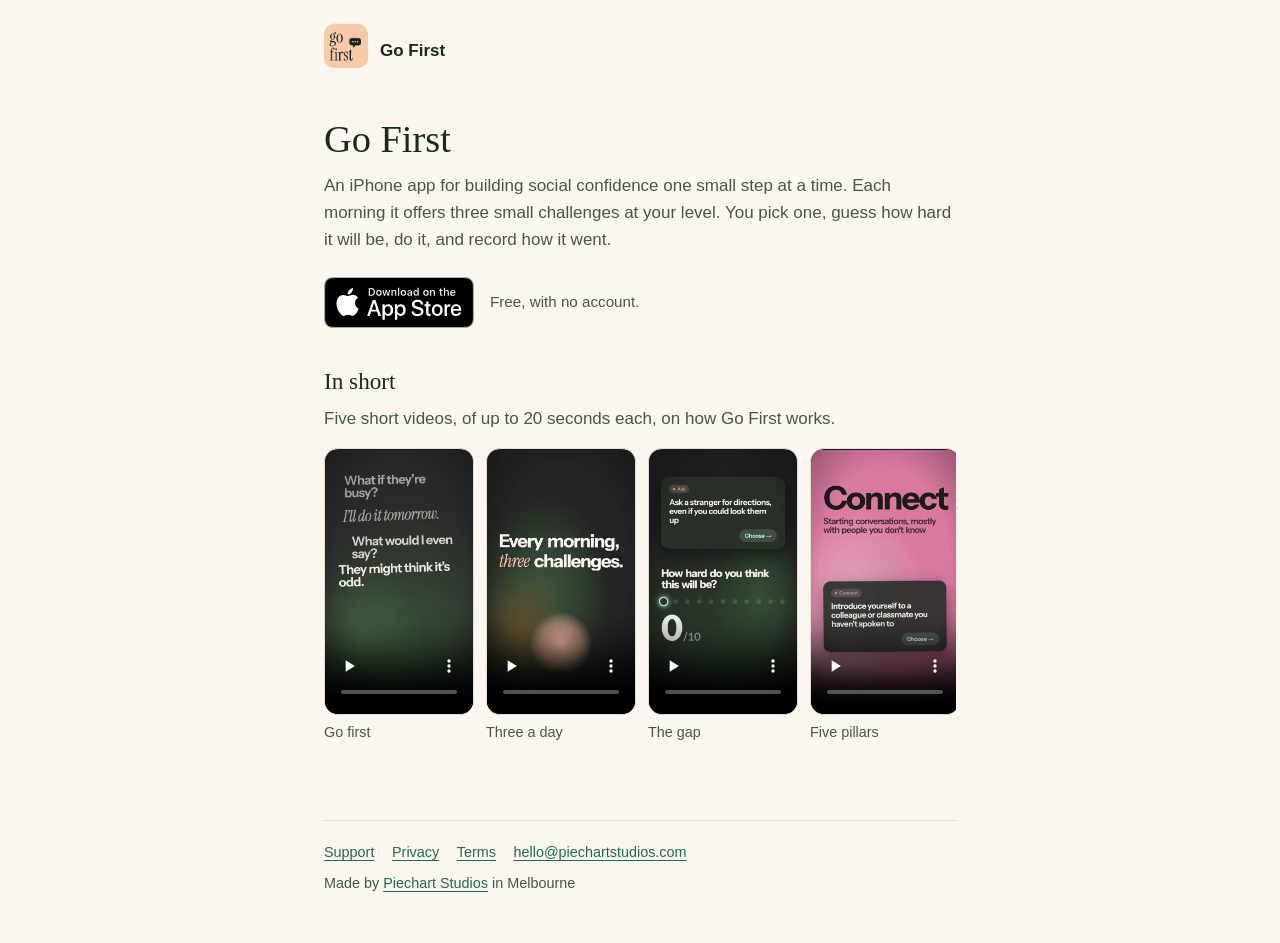
<file: index.html>
<!doctype html>
<html lang="en-AU">
<head>
<meta charset="utf-8">
<meta name="viewport" content="width=device-width, initial-scale=1">
<title>Go First</title>
<meta name="description" content="Go First is a free iPhone app with three small social challenges each morning, to help build social confidence one step at a time.">
<link rel="icon" href="icon.png">
<link rel="stylesheet" href="style.css?v=3">
</head>
<body>
<header class="site"><a href="./"><img src="icon.png" alt=""></a><a href="./">Go First</a></header>
<main>
<h1>Go First</h1>
<p>An iPhone app for building social confidence one small step at a time. Each morning it offers three small challenges at your level. You pick one, guess how hard it will be, do it, and record how it went.</p>
<p class="store">
<!-- Campaign link (ct=website), so downloads from this page show separately in App Store Connect. -->
<a href="https://apps.apple.com/app/apple-store/id6819160269?pt=129380591&amp;ct=website&amp;mt=8"><img src="app-store-badge.svg" alt="Download on the App Store" width="150" height="50"></a>
<span>Free, with no account.</span>
</p>
<h2>In short</h2>
<p>Five short videos, of up to 20 seconds each, on how Go First works.</p>
<div class="shorts">
<figure>
<video controls playsinline preload="none" poster="shorts/gofirst.jpg" width="540" height="960"><source src="shorts/gofirst.mp4" type="video/mp4"></video>
<figcaption>Go first</figcaption>
</figure>
<figure>
<video controls playsinline preload="none" poster="shorts/threeaday.jpg" width="540" height="960"><source src="shorts/threeaday.mp4" type="video/mp4"></video>
<figcaption>Three a day</figcaption>
</figure>
<figure>
<video controls playsinline preload="none" poster="shorts/thegap.jpg" width="540" height="960"><source src="shorts/thegap.mp4" type="video/mp4"></video>
<figcaption>The gap</figcaption>
</figure>
<figure>
<video controls playsinline preload="none" poster="shorts/fivepillars.jpg" width="540" height="960"><source src="shorts/fivepillars.mp4" type="video/mp4"></video>
<figcaption>Five pillars</figcaption>
</figure>
<figure>
<video controls playsinline preload="none" poster="shorts/thestack.jpg" width="540" height="960"><source src="shorts/thestack.mp4" type="video/mp4"></video>
<figcaption>The stack</figcaption>
</figure>
</div>
</main>
<footer><div class="inner">
<nav aria-label="Help and policies"><a href="support/">Support</a><a href="privacy/">Privacy</a><a href="terms/">Terms</a><a href="mailto:hello@piechartstudios.com">hello@piechartstudios.com</a></nav>
<p>Made by <a href="https://piechartstudios.com/">Piechart Studios</a> in Melbourne</p>
</div></footer>
</body>
</html>
</file>
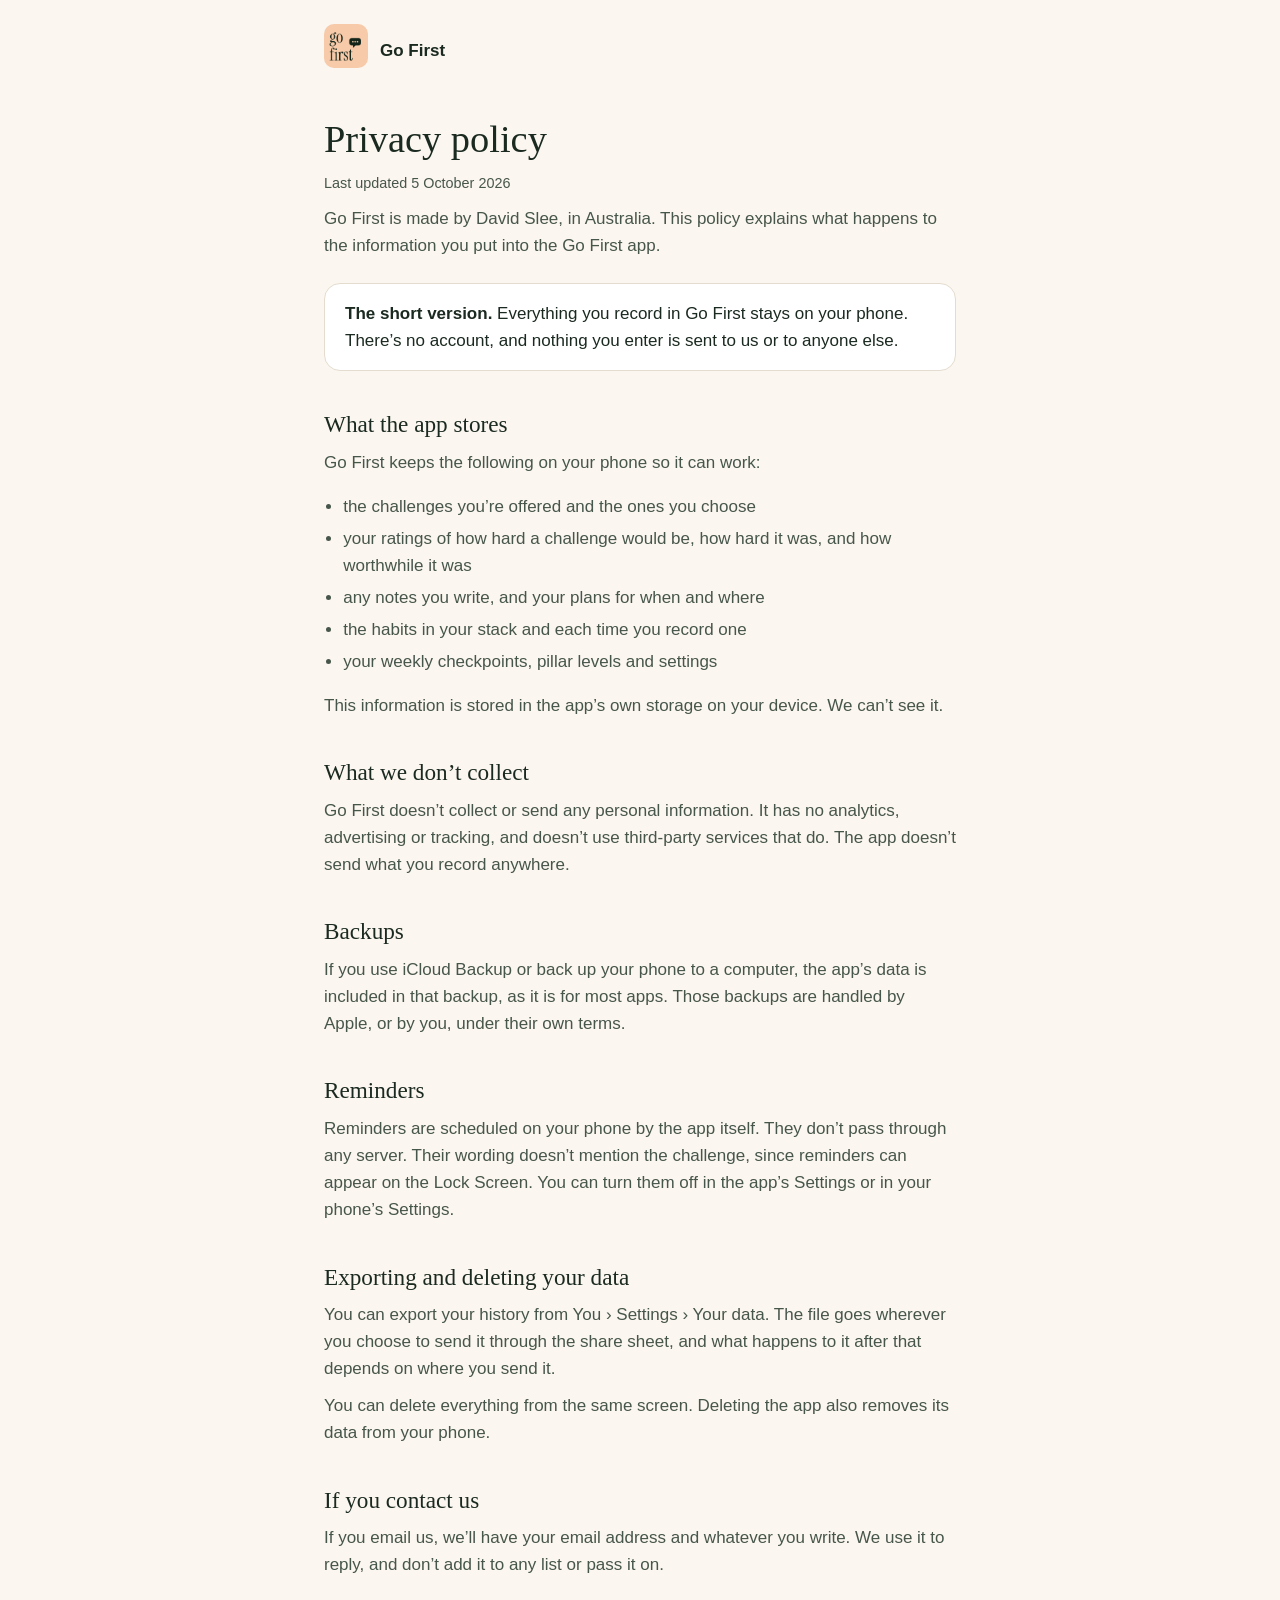
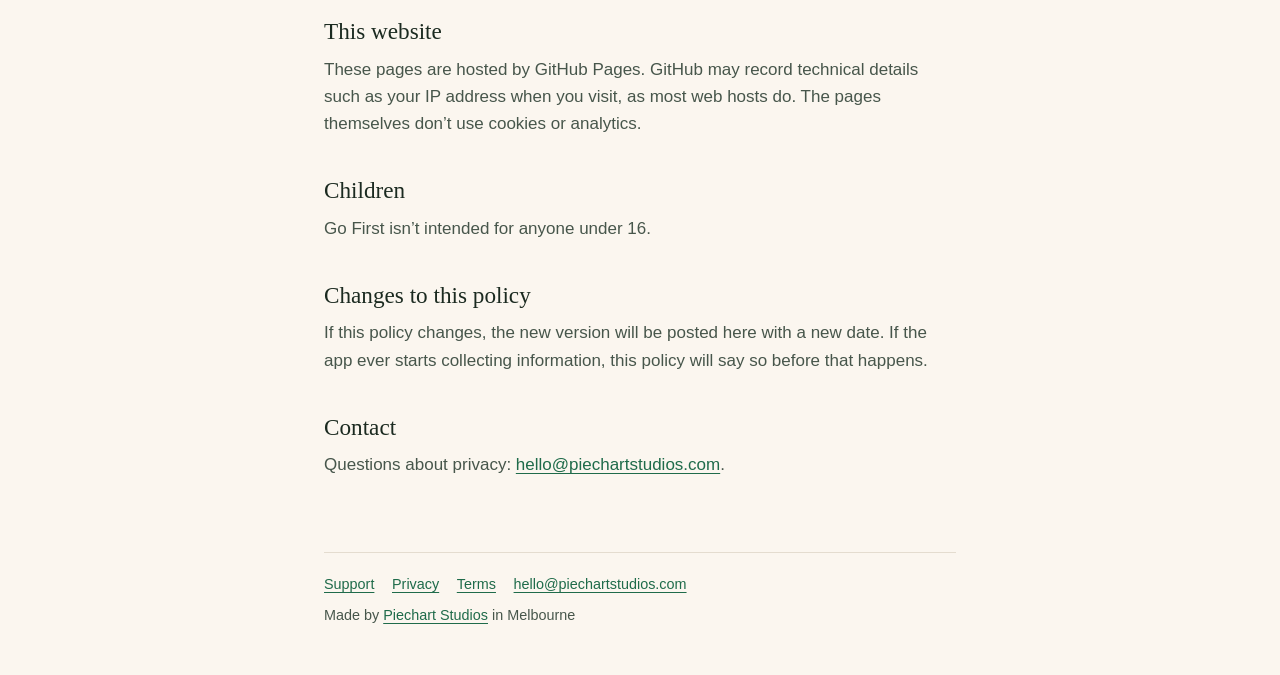
<file: privacy/index.html>
<!doctype html>
<html lang="en-AU">
<head>
<meta charset="utf-8">
<meta name="viewport" content="width=device-width, initial-scale=1">
<title>Privacy policy · Go First</title>
<meta name="description" content="What happens to the information you put into the Go First app.">
<link rel="icon" href="../icon.png">
<link rel="stylesheet" href="../style.css?v=3">
</head>
<body>
<header class="site"><a href="../"><img src="../icon.png" alt=""></a><a href="../">Go First</a></header>
<main>
<h1>Privacy policy</h1>
<p class="updated">Last updated 5 October 2026</p>
<p>Go First is made by David Slee, in Australia. This policy explains what happens to the information you put into the Go First app.</p>
<div class="summary"><p><strong>The short version.</strong> Everything you record in Go First stays on your phone. There’s no account, and nothing you enter is sent to us or to anyone else.</p></div>

<h2>What the app stores</h2>
<p>Go First keeps the following on your phone so it can work:</p>
<ul>
<li>the challenges you’re offered and the ones you choose</li>
<li>your ratings of how hard a challenge would be, how hard it was, and how worthwhile it was</li>
<li>any notes you write, and your plans for when and where</li>
<li>the habits in your stack and each time you record one</li>
<li>your weekly checkpoints, pillar levels and settings</li>
</ul>
<p>This information is stored in the app’s own storage on your device. We can’t see it.</p>

<h2>What we don’t collect</h2>
<p>Go First doesn’t collect or send any personal information. It has no analytics, advertising or tracking, and doesn’t use third-party services that do. The app doesn’t send what you record anywhere.</p>

<h2>Backups</h2>
<p>If you use iCloud Backup or back up your phone to a computer, the app’s data is included in that backup, as it is for most apps. Those backups are handled by Apple, or by you, under their own terms.</p>

<h2>Reminders</h2>
<p>Reminders are scheduled on your phone by the app itself. They don’t pass through any server. Their wording doesn’t mention the challenge, since reminders can appear on the Lock Screen. You can turn them off in the app’s Settings or in your phone’s Settings.</p>

<h2>Exporting and deleting your data</h2>
<p>You can export your history from You › Settings › Your data. The file goes wherever you choose to send it through the share sheet, and what happens to it after that depends on where you send it.</p>
<p>You can delete everything from the same screen. Deleting the app also removes its data from your phone.</p>

<h2>If you contact us</h2>
<p>If you email us, we’ll have your email address and whatever you write. We use it to reply, and don’t add it to any list or pass it on.</p>

<h2>This website</h2>
<p>These pages are hosted by GitHub Pages. GitHub may record technical details such as your IP address when you visit, as most web hosts do. The pages themselves don’t use cookies or analytics.</p>

<h2>Children</h2>
<p>Go First isn’t intended for anyone under 16.</p>

<h2>Changes to this policy</h2>
<p>If this policy changes, the new version will be posted here with a new date. If the app ever starts collecting information, this policy will say so before that happens.</p>

<h2>Contact</h2>
<p>Questions about privacy: <a href="mailto:hello@piechartstudios.com">hello@piechartstudios.com</a>.</p>
</main>
<footer><div class="inner">
<nav aria-label="Help and policies"><a href="../support/">Support</a><a href="../privacy/">Privacy</a><a href="../terms/">Terms</a><a href="mailto:hello@piechartstudios.com">hello@piechartstudios.com</a></nav>
<p>Made by <a href="https://piechartstudios.com/">Piechart Studios</a> in Melbourne</p>
</div></footer>
</body>
</html>
</file>
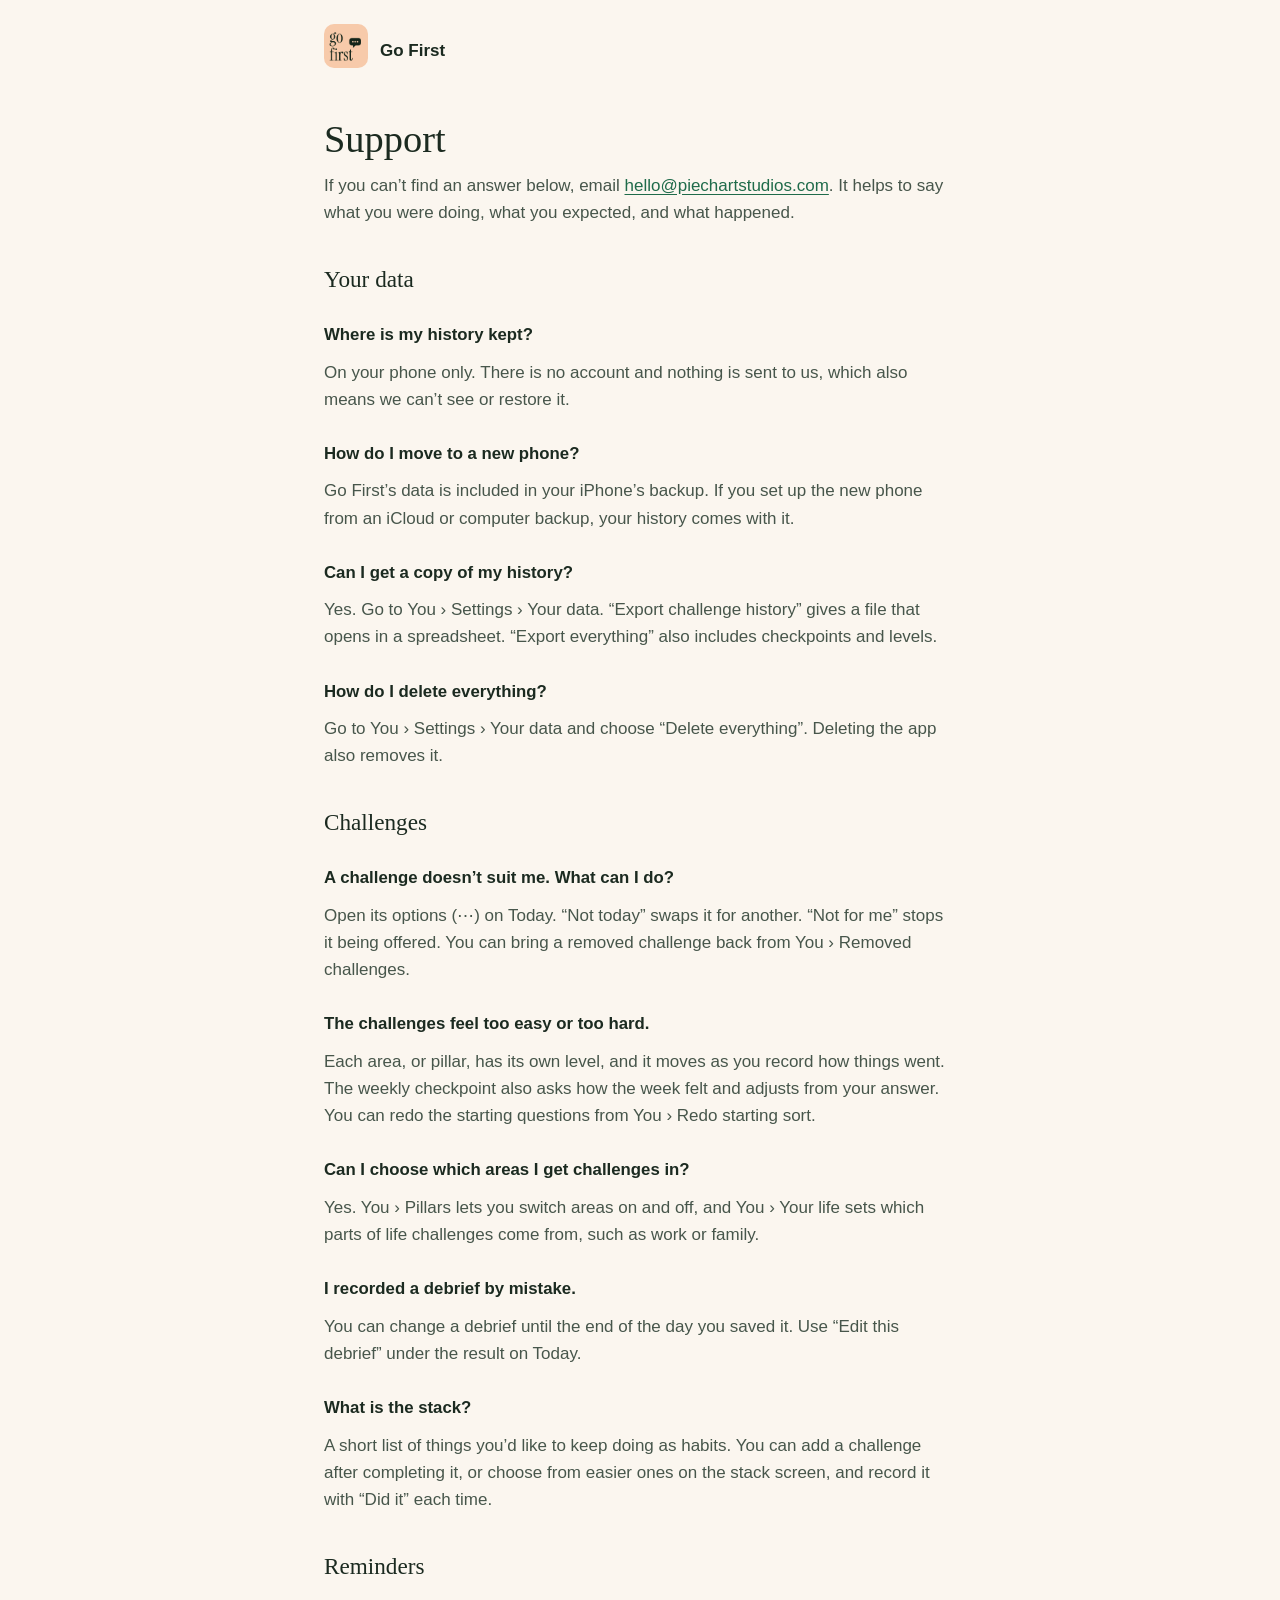
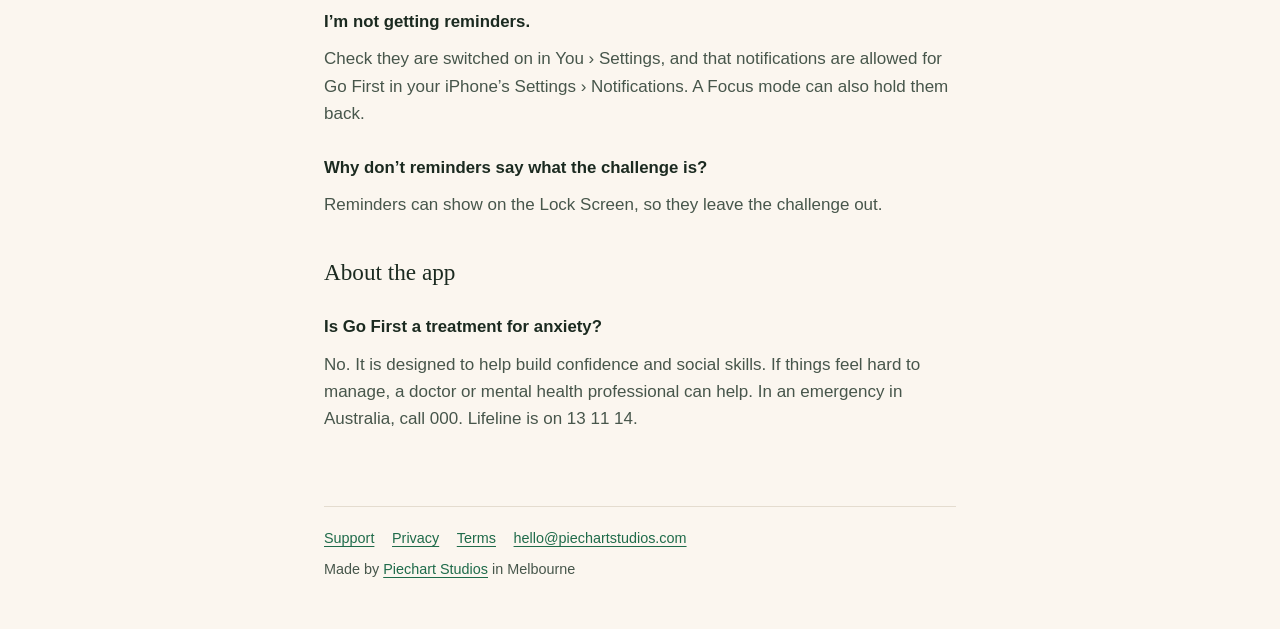
<file: support/index.html>
<!doctype html>
<html lang="en-AU">
<head>
<meta charset="utf-8">
<meta name="viewport" content="width=device-width, initial-scale=1">
<title>Support · Go First</title>
<meta name="description" content="Common questions about the Go First app, and how to get in touch.">
<link rel="icon" href="../icon.png">
<link rel="stylesheet" href="../style.css?v=3">
</head>
<body>
<header class="site"><a href="../"><img src="../icon.png" alt=""></a><a href="../">Go First</a></header>
<main>
<h1>Support</h1>
<p>If you can’t find an answer below, email <a href="mailto:hello@piechartstudios.com">hello@piechartstudios.com</a>. It helps to say what you were doing, what you expected, and what happened.</p>

<h2>Your data</h2>
<h3>Where is my history kept?</h3>
<p>On your phone only. There is no account and nothing is sent to us, which also means we can’t see or restore it.</p>
<h3>How do I move to a new phone?</h3>
<p>Go First’s data is included in your iPhone’s backup. If you set up the new phone from an iCloud or computer backup, your history comes with it.</p>
<h3>Can I get a copy of my history?</h3>
<p>Yes. Go to You › Settings › Your data. “Export challenge history” gives a file that opens in a spreadsheet. “Export everything” also includes checkpoints and levels.</p>
<h3>How do I delete everything?</h3>
<p>Go to You › Settings › Your data and choose “Delete everything”. Deleting the app also removes it.</p>

<h2>Challenges</h2>
<h3>A challenge doesn’t suit me. What can I do?</h3>
<p>Open its options (⋯) on Today. “Not today” swaps it for another. “Not for me” stops it being offered. You can bring a removed challenge back from You › Removed challenges.</p>
<h3>The challenges feel too easy or too hard.</h3>
<p>Each area, or pillar, has its own level, and it moves as you record how things went. The weekly checkpoint also asks how the week felt and adjusts from your answer. You can redo the starting questions from You › Redo starting sort.</p>
<h3>Can I choose which areas I get challenges in?</h3>
<p>Yes. You › Pillars lets you switch areas on and off, and You › Your life sets which parts of life challenges come from, such as work or family.</p>
<h3>I recorded a debrief by mistake.</h3>
<p>You can change a debrief until the end of the day you saved it. Use “Edit this debrief” under the result on Today.</p>
<h3>What is the stack?</h3>
<p>A short list of things you’d like to keep doing as habits. You can add a challenge after completing it, or choose from easier ones on the stack screen, and record it with “Did it” each time.</p>

<h2>Reminders</h2>
<h3>I’m not getting reminders.</h3>
<p>Check they are switched on in You › Settings, and that notifications are allowed for Go First in your iPhone’s Settings › Notifications. A Focus mode can also hold them back.</p>
<h3>Why don’t reminders say what the challenge is?</h3>
<p>Reminders can show on the Lock Screen, so they leave the challenge out.</p>

<h2>About the app</h2>
<h3>Is Go First a treatment for anxiety?</h3>
<p>No. It is designed to help build confidence and social skills. If things feel hard to manage, a doctor or mental health professional can help. In an emergency in Australia, call 000. Lifeline is on 13 11 14.</p>
</main>
<footer><div class="inner">
<nav aria-label="Help and policies"><a href="../support/">Support</a><a href="../privacy/">Privacy</a><a href="../terms/">Terms</a><a href="mailto:hello@piechartstudios.com">hello@piechartstudios.com</a></nav>
<p>Made by <a href="https://piechartstudios.com/">Piechart Studios</a> in Melbourne</p>
</div></footer>
</body>
</html>
</file>
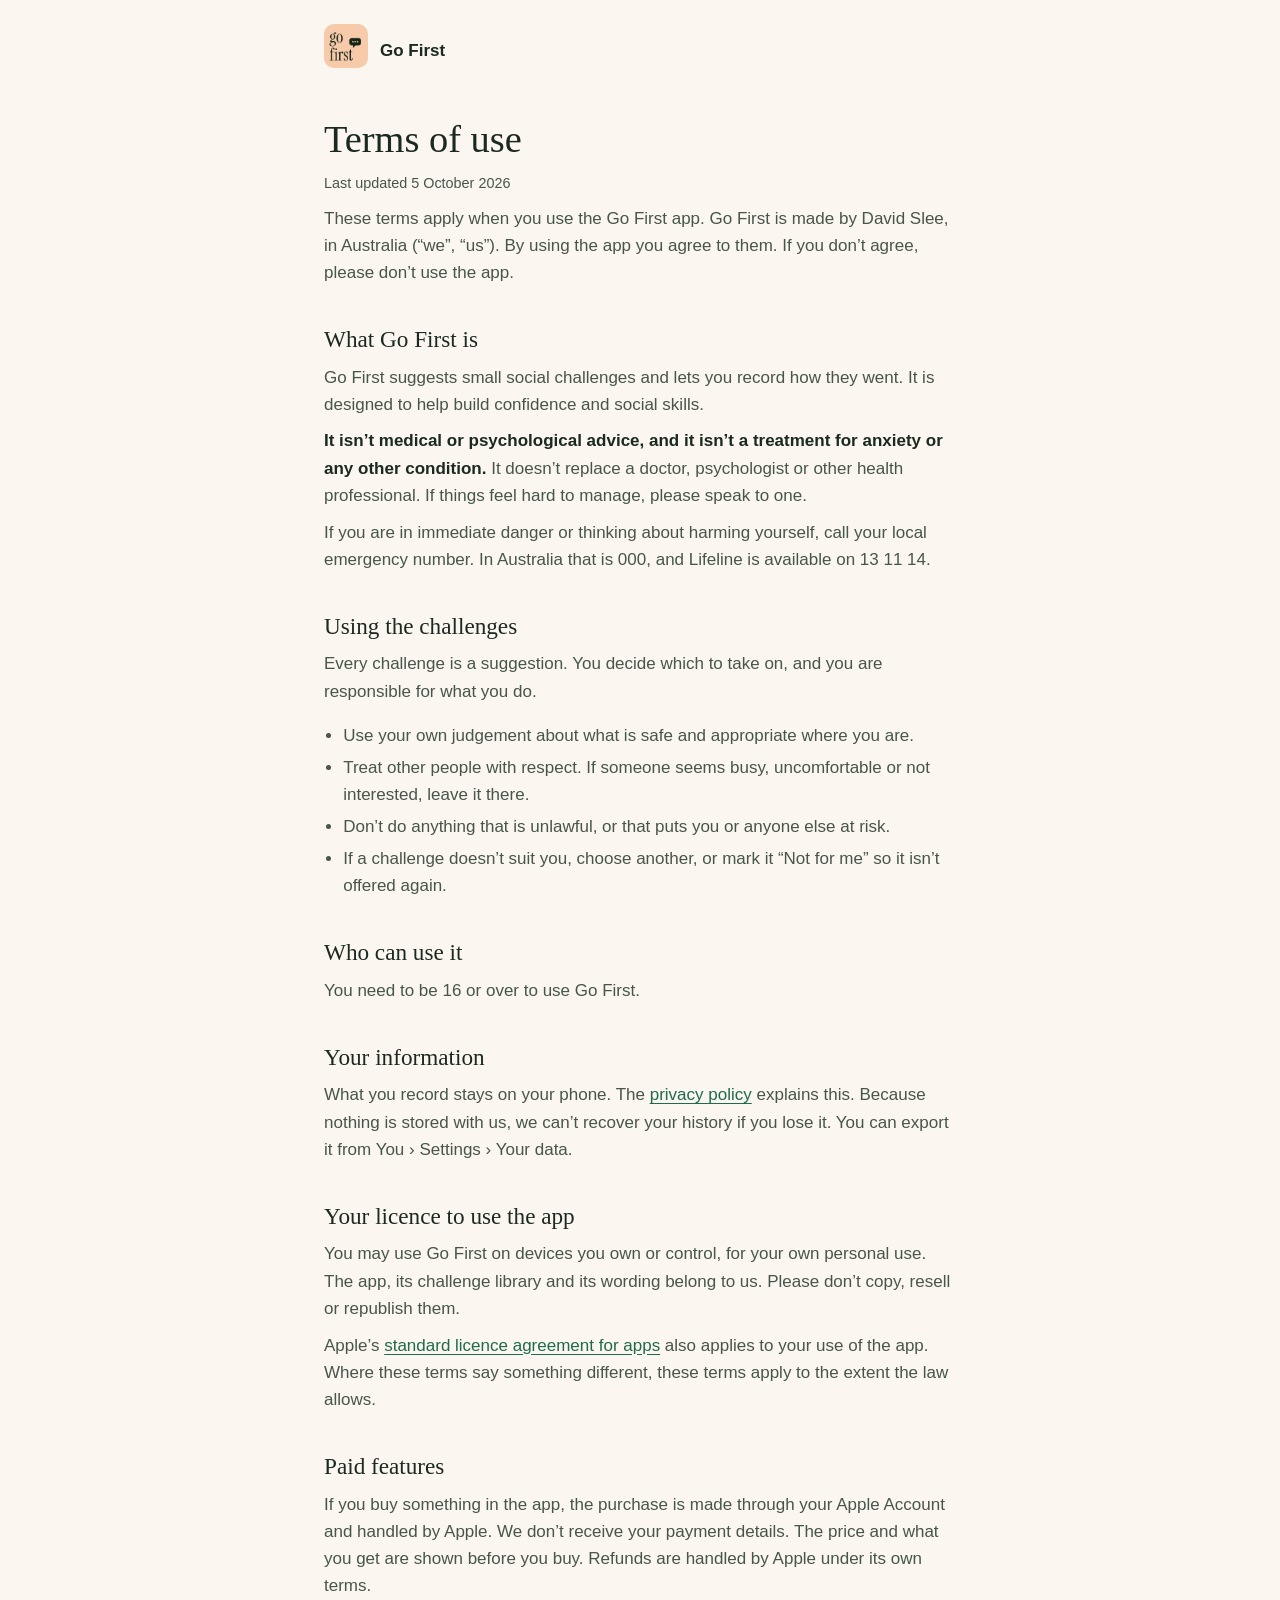
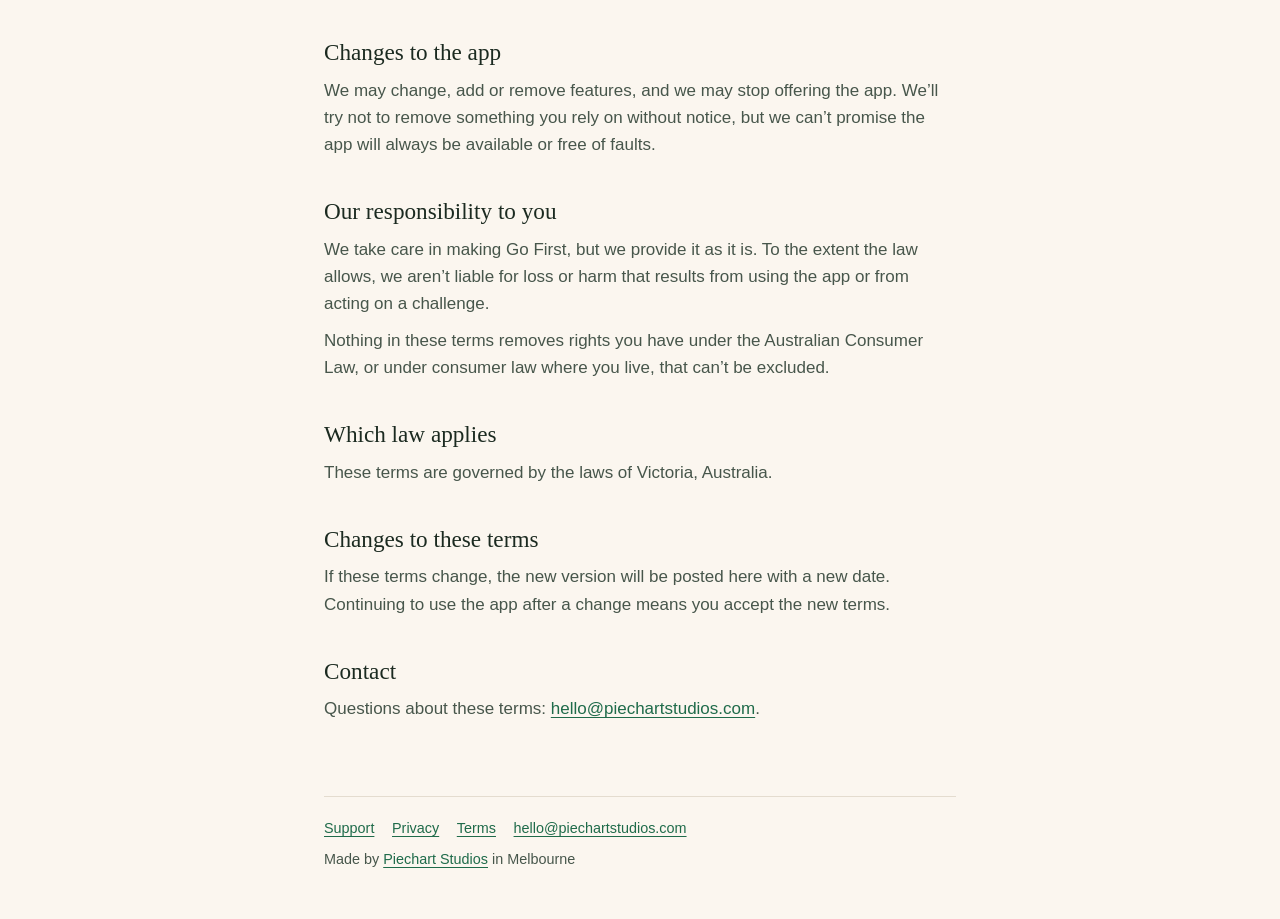
<file: terms/index.html>
<!doctype html>
<html lang="en-AU">
<head>
<meta charset="utf-8">
<meta name="viewport" content="width=device-width, initial-scale=1">
<title>Terms of use · Go First</title>
<meta name="description" content="The terms that apply when you use the Go First app.">
<link rel="icon" href="../icon.png">
<link rel="stylesheet" href="../style.css?v=3">
</head>
<body>
<header class="site"><a href="../"><img src="../icon.png" alt=""></a><a href="../">Go First</a></header>
<main>
<h1>Terms of use</h1>
<p class="updated">Last updated 5 October 2026</p>
<p>These terms apply when you use the Go First app. Go First is made by David Slee, in Australia (“we”, “us”). By using the app you agree to them. If you don’t agree, please don’t use the app.</p>

<h2>What Go First is</h2>
<p>Go First suggests small social challenges and lets you record how they went. It is designed to help build confidence and social skills.</p>
<p><strong>It isn’t medical or psychological advice, and it isn’t a treatment for anxiety or any other condition.</strong> It doesn’t replace a doctor, psychologist or other health professional. If things feel hard to manage, please speak to one.</p>
<p>If you are in immediate danger or thinking about harming yourself, call your local emergency number. In Australia that is 000, and Lifeline is available on 13 11 14.</p>

<h2>Using the challenges</h2>
<p>Every challenge is a suggestion. You decide which to take on, and you are responsible for what you do.</p>
<ul>
<li>Use your own judgement about what is safe and appropriate where you are.</li>
<li>Treat other people with respect. If someone seems busy, uncomfortable or not interested, leave it there.</li>
<li>Don’t do anything that is unlawful, or that puts you or anyone else at risk.</li>
<li>If a challenge doesn’t suit you, choose another, or mark it “Not for me” so it isn’t offered again.</li>
</ul>

<h2>Who can use it</h2>
<p>You need to be 16 or over to use Go First.</p>

<h2>Your information</h2>
<p>What you record stays on your phone. The <a href="../privacy/">privacy policy</a> explains this. Because nothing is stored with us, we can’t recover your history if you lose it. You can export it from You › Settings › Your data.</p>

<h2>Your licence to use the app</h2>
<p>You may use Go First on devices you own or control, for your own personal use. The app, its challenge library and its wording belong to us. Please don’t copy, resell or republish them.</p>
<p>Apple’s <a href="https://www.apple.com/legal/internet-services/itunes/dev/stdeula/">standard licence agreement for apps</a> also applies to your use of the app. Where these terms say something different, these terms apply to the extent the law allows.</p>

<h2>Paid features</h2>
<p>If you buy something in the app, the purchase is made through your Apple Account and handled by Apple. We don’t receive your payment details. The price and what you get are shown before you buy. Refunds are handled by Apple under its own terms.</p>

<h2>Changes to the app</h2>
<p>We may change, add or remove features, and we may stop offering the app. We’ll try not to remove something you rely on without notice, but we can’t promise the app will always be available or free of faults.</p>

<h2>Our responsibility to you</h2>
<p>We take care in making Go First, but we provide it as it is. To the extent the law allows, we aren’t liable for loss or harm that results from using the app or from acting on a challenge.</p>
<p>Nothing in these terms removes rights you have under the Australian Consumer Law, or under consumer law where you live, that can’t be excluded.</p>

<h2>Which law applies</h2>
<p>These terms are governed by the laws of Victoria, Australia.</p>

<h2>Changes to these terms</h2>
<p>If these terms change, the new version will be posted here with a new date. Continuing to use the app after a change means you accept the new terms.</p>

<h2>Contact</h2>
<p>Questions about these terms: <a href="mailto:hello@piechartstudios.com">hello@piechartstudios.com</a>.</p>
</main>
<footer><div class="inner">
<nav aria-label="Help and policies"><a href="../support/">Support</a><a href="../privacy/">Privacy</a><a href="../terms/">Terms</a><a href="mailto:hello@piechartstudios.com">hello@piechartstudios.com</a></nav>
<p>Made by <a href="https://piechartstudios.com/">Piechart Studios</a> in Melbourne</p>
</div></footer>
</body>
</html>
</file>
<file: style.css>
:root {
  --ground: #fbf6ef;
  --ink: #1b2a20;
  --ink-2: #47564b;
  --rule: #e4dccf;
  --accent: #1f6b4a;
  --card: #ffffff;
}
@media (prefers-color-scheme: dark) {
  :root {
    --ground: #1e1e1e;
    --ink: #f2efe9;
    --ink-2: #b9c2ba;
    --rule: #343a35;
    --accent: #b3f6ce;
    --card: #262b26;
  }
}
* { box-sizing: border-box; }
html { -webkit-text-size-adjust: 100%; }
body {
  margin: 0;
  background: var(--ground);
  color: var(--ink);
  font: 17px/1.6 -apple-system, BlinkMacSystemFont, "Segoe UI", Roboto, "Helvetica Neue", Arial, sans-serif;
}
main { max-width: 42rem; margin: 0 auto; padding: 2.5rem 1.25rem 4rem; }
header.site { max-width: 42rem; margin: 0 auto; padding: 1.5rem 1.25rem 0; display: flex; align-items: center; gap: 0.75rem; }
header.site img { width: 44px; height: 44px; border-radius: 10px; }
header.site a { color: var(--ink); text-decoration: none; font-weight: 600; }
h1, h2 { font-family: "Iowan Old Style", "Palatino Linotype", Palatino, Georgia, serif; font-weight: 500; line-height: 1.2; text-wrap: balance; }
h1 { font-size: 2.4rem; margin: 0 0 0.5rem; }
h2 { font-size: 1.45rem; margin: 2.5rem 0 0.5rem; }
h3 { font-size: 1.05rem; margin: 1.75rem 0 0.25rem; }
p, li { color: var(--ink-2); }
p { margin: 0.6rem 0; }
ul { padding-left: 1.2rem; }
li { margin: 0.3rem 0; }
a { color: var(--accent); text-underline-offset: 0.18em; }
a:focus-visible { outline: 2px solid var(--accent); outline-offset: 3px; border-radius: 3px; }
strong { color: var(--ink); }
.updated { font-size: 0.9rem; }
.summary { background: var(--card); border: 1px solid var(--rule); border-radius: 16px; padding: 1rem 1.25rem; margin: 1.5rem 0; }
.summary p { color: var(--ink); margin: 0; }
nav.pages { display: grid; gap: 0.75rem; margin-top: 1.5rem; }
nav.pages a { display: block; background: var(--card); border: 1px solid var(--rule); border-radius: 16px; padding: 1rem 1.25rem; text-decoration: none; color: var(--ink); }
nav.pages a span { display: block; color: var(--ink-2); font-size: 0.95rem; }
footer { max-width: 42rem; margin: 0 auto; padding: 0 1.25rem 3rem; font-size: 0.9rem; color: var(--ink-2); }
/* The rule sits inside the padding, so it lines up with the text above. */
footer .inner { border-top: 1px solid var(--rule); padding-top: 1.25rem; }
footer nav { display: flex; flex-wrap: wrap; gap: 0.35rem 1.1rem; }
footer p { margin: 0.5rem 0 0; color: var(--ink-2); }
p.store { display: flex; align-items: center; flex-wrap: wrap; gap: 0.5rem 1rem; margin: 1.5rem 0 0; }
p.store a { display: inline-block; line-height: 0; border-radius: 9px; }
p.store img { width: 150px; height: auto; }
p.store span { font-size: 0.95rem; }
/* The videos scroll sideways inside their own row, so the page itself never does. */
.shorts { display: grid; grid-auto-flow: column; grid-auto-columns: minmax(150px, 34%); gap: 0.75rem; overflow-x: auto; scroll-snap-type: x mandatory; padding-bottom: 0.75rem; margin: 1rem 0 0; }
.shorts figure { margin: 0; scroll-snap-align: start; }
.shorts video { display: block; width: 100%; height: auto; aspect-ratio: 9 / 16; border-radius: 14px; background: #1e1e1e; border: 1px solid var(--rule); }
.shorts figcaption { font-size: 0.9rem; color: var(--ink-2); margin-top: 0.4rem; }
::selection { background: #b3f6ce; color: #1b2a20; }
</file>
